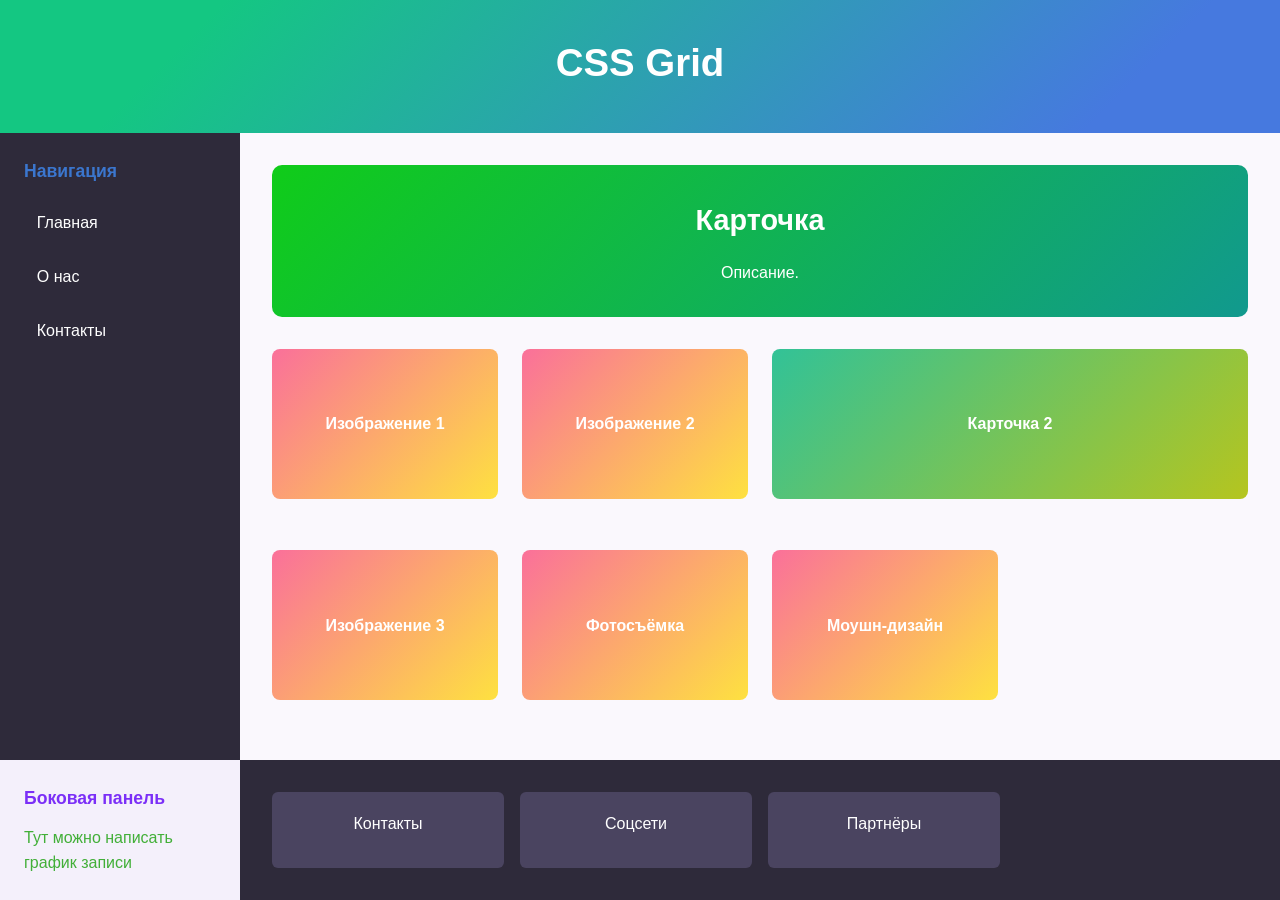
<file: CSS Grid/index.html>
<!DOCTYPE html>
<html lang="ru">
<head>
  <meta charset="UTF-8">
  <meta name="viewport" content="width=device-width, initial-scale=1.0">
  <title>CSS Grid
  </title>
  <link rel="stylesheet" href="reset.css">
  <link rel="stylesheet" href="styles.css">
</head>
<body>
  <div class="grid-container">

    <header class="header">
      <h1>CSS Grid</h1>
    </header>

    <nav class="navigation">
      <h2>Навигация</h2>
      <ul>
        <li><a href="#">Главная</a></li>
        <li><a href="#">О нас</a></li>
        <li><a href="#">Контакты</a></li>
      </ul>
    </nav>

    <main class="main-content">
      <article class="featured">
        <h2>Карточка</h2>
        <p>Описание.</p>
      </article>

      <section class="gallery">
        <div class="gallery-item">Изображение 1</div>
        <div class="gallery-item">Изображение 2</div>
        <div class="gallery-item">Карточка 2</div>
        <div class="gallery-item">Изображение 3</div>
        <div class="gallery-item">Фотосъёмка</div>
        <div class="gallery-item">Моушн-дизайн</div>
      </section>
    </main>

    <aside class="sidebar">
      <h2>Боковая панель</h2>
      <p>Тут можно написать график записи</p>
    </aside>

    <footer class="footer">
      <div class="footer-section">Контакты</div>
      <div class="footer-section">Соцсети</div>
      <div class="footer-section">Партнёры</div>
    </footer>

  </div>
</body>
</html>
</file>
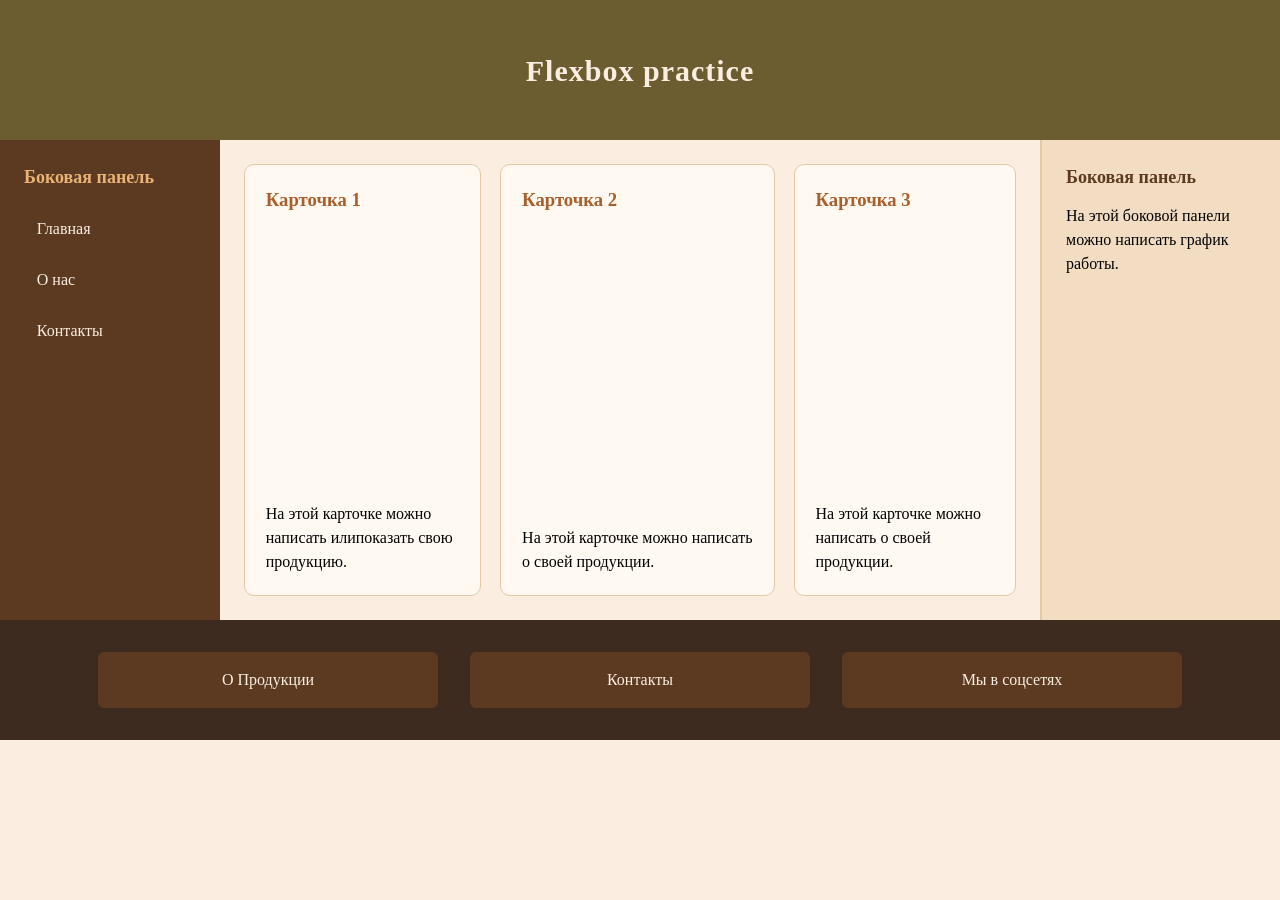
<file: flexbox practice/index.html>
<!DOCTYPE html>
<html lang="ru">
<head>
  <meta charset="UTF-8">
  <meta name="viewport" content="width=device-width, initial-scale=1.0">
  <title>Flexbox Layout</title>
  <link rel="stylesheet" href="reset.css">
  <link rel="stylesheet" href="styles.css">
</head>
<body>

  <header class="header">
    <h1>Flexbox practice</h1>
  </header>

  <main class="main">

    <nav class="navigation">
      <h2>Боковая панель</h2>
      <ul>
        <li><a href="#">Главная</a></li>
        <li><a href="#">О нас</a></li>
        <li><a href="#">Контакты</a></li>
      </ul>
    </nav>

    <section class="content">
      <article class="card">
        <h3>Карточка 2</h3>
        <p>На этой карточке можно написать о своей продукции.</p>
      </article>
      <article class="card">
        <h3>Карточка 1</h3>
        <p>На этой карточке можно написать илипоказать свою продукцию.</p>
      </article>
      <article class="card">
        <h3>Карточка 3</h3>
        <p>На этой карточке можно написать о своей продукции.</p>
      </article>
    </section>

    <aside class="sidebar">
      <h2>Боковая панель</h2>
      <p>На этой боковой панели можно написать график работы.</p>
    </aside>

  </main>

  <footer class="footer">
    <div class="footer-content">
      <div class="footer-section">О Продукции</div>
      <div class="footer-section">Контакты</div>
      <div class="footer-section">Мы в соцсетях</div>
    </div>
  </footer>

</body>
</html>
</file>
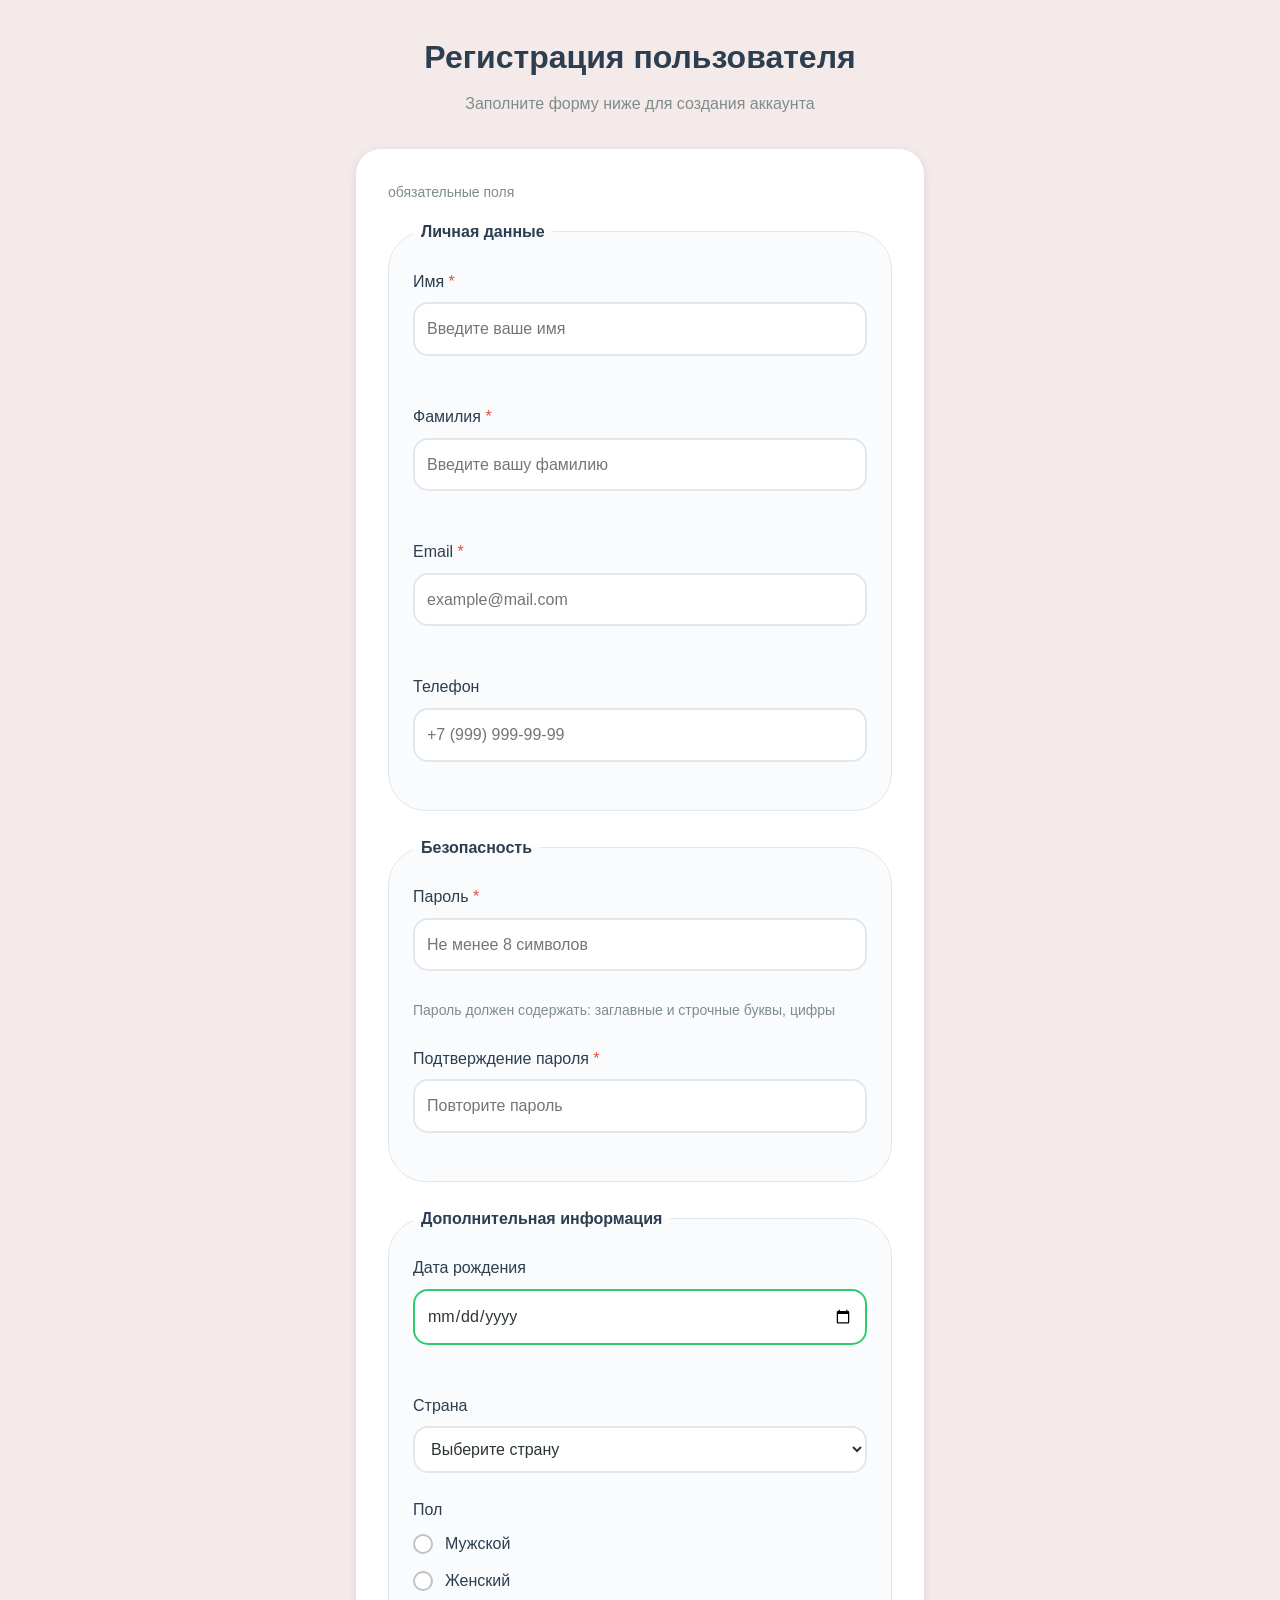
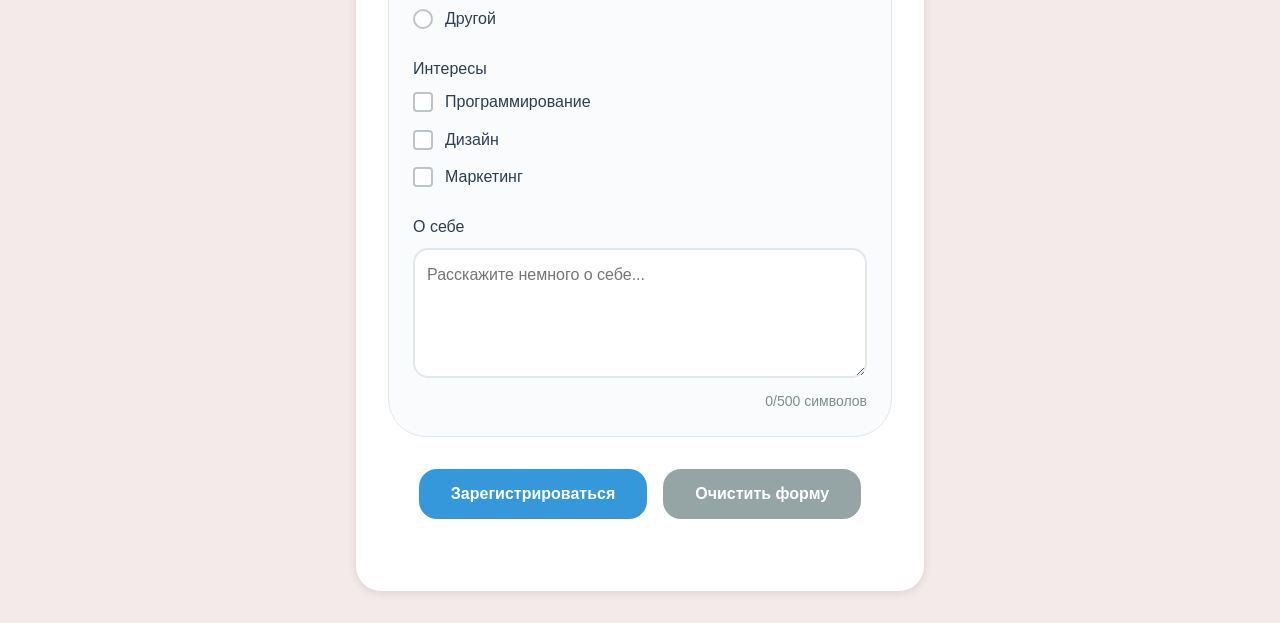
<file: forms_validation/index.html>
<!DOCTYPE html>
<html lang="ru">
<head>
  <meta charset="UTF-8">
  <meta name="viewport" content="width=device-width, initial-scale=1.0">
  <title>Вёрстка и валидация Формы</title>
  <link rel="stylesheet" href="reset.css">
  <link rel="stylesheet" href="styles.css">
</head>
<body>
  <div class="container">
    <header class="header">
      <h1>Регистрация пользователя</h1>
      <p>Заполните форму ниже для создания аккаунта</p>
    </header>

    <main class="main">
      <form class="registration-form" id="registrationForm" novalidate>
        <p class="form-hint">обязательные поля</p>

        <!-- Личная информация -->
        <fieldset class="form-section">
          <legend>Личная данные </legend>

          <div class="form-group">
            <label for="firstName" class="required">Имя</label>
            <input type="text" id="firstName" name="firstName" required
                   minlength="2" maxlength="50" autocomplete="given-name"
                   placeholder="Введите ваше имя" aria-describedby="firstNameError">
            <span class="error-message" id="firstNameError" aria-live="polite"></span>
          </div>

          <div class="form-group">
            <label for="lastName" class="required">Фамилия</label>
            <input type="text" id="lastName" name="lastName" required
                   minlength="2" maxlength="50" autocomplete="family-name"
                   placeholder="Введите вашу фамилию" aria-describedby="lastNameError">
            <span class="error-message" id="lastNameError" aria-live="polite"></span>
          </div>

          <div class="form-group">
            <label for="email" class="required">Email</label>
            <input type="email" id="email" name="email" required
                   autocomplete="email" placeholder="example@mail.com"
                   aria-describedby="emailError">
            <span class="error-message" id="emailError" aria-live="polite"></span>
          </div>

          <div class="form-group">
            <label for="phone">Телефон</label>
            <input type="tel" id="phone" name="phone" autocomplete="tel"
                   pattern="\+\d{1,3}\s?\(\d{1,5}\)\s?\d{1,3}-\d{2}-\d{2}"
                   placeholder="+7 (999) 999-99-99" aria-describedby="phoneError">
            <span class="error-message" id="phoneError" aria-live="polite"></span>
          </div>
        </fieldset>

        <!-- Безопасность -->
        <fieldset class="form-section">
          <legend>Безопасность</legend>

          <div class="form-group">
            <label for="password" class="required">Пароль</label>
            <input type="password" id="password" name="password" required
                   minlength="8" autocomplete="new-password"
                   pattern="(?=.*[a-z])(?=.*[A-Z])(?=.*\d).{8,}"
                   placeholder="Не менее 8 символов"
                   aria-describedby="passwordHint passwordError">
            <span class="error-message" id="passwordError" aria-live="polite"></span>
            <div class="password-requirements" id="passwordHint">
              Пароль должен содержать: заглавные и строчные буквы, цифры
            </div>
          </div>

          <div class="form-group">
            <label for="confirmPassword" class="required">Подтверждение пароля</label>
            <input type="password" id="confirmPassword" name="confirmPassword" required
                   autocomplete="new-password" placeholder="Повторите пароль"
                   aria-describedby="confirmPasswordError">
            <span class="error-message" id="confirmPasswordError" aria-live="polite"></span>
          </div>
        </fieldset>

        <!-- Дополнительная информация -->
        <fieldset class="form-section">
          <legend>Дополнительная информация</legend>

          <div class="form-group">
            <label for="birthDate">Дата рождения</label>
            <input type="date" id="birthDate" name="birthDate"
                   min="1900-01-01" max="2026-12-31" aria-describedby="birthDateError">
            <span class="error-message" id="birthDateError" aria-live="polite"></span>
          </div>

          <div class="form-group">
            <label for="country">Страна</label>
            <select id="country" name="country">
              <option value="">Выберите страну</option>
              <option value="ru">Россия</option>
              <option value="kz">Казахстан</option>
              <option value="by">Магадан</option>
              <option value="by">Бельгия</option>
              <option value="by">Швеция</option>
              <option value="other">Другая</option>
            </select>
          </div>

          <div class="form-group">
            <span class="group-label" id="genderLabel">Пол</span>
            <div class="radio-group" role="radiogroup" aria-labelledby="genderLabel">
              <label class="radio-label">
                <input type="radio" name="gender" value="male">
                <span class="radio-custom"></span>
                Мужской
              </label>
              <label class="radio-label">
                <input type="radio" name="gender" value="female">
                <span class="radio-custom"></span>
                Женский
              </label>
              <label class="radio-label">
                <input type="radio" name="gender" value="other">
                <span class="radio-custom"></span>
                Другой
              </label>
            </div>
          </div>

          <div class="form-group">
            <span class="group-label" id="interestsLabel">Интересы</span>
            <div class="checkbox-group" role="group" aria-labelledby="interestsLabel">
              <label class="checkbox-label">
                <input type="checkbox" name="interests" value="programming">
                <span class="checkbox-custom"></span>
                Программирование
              </label>
              <label class="checkbox-label">
                <input type="checkbox" name="interests" value="design">
                <span class="checkbox-custom"></span>
                Дизайн
              </label>
              <label class="checkbox-label">
                <input type="checkbox" name="interests" value="marketing">
                <span class="checkbox-custom"></span>
                Маркетинг
              </label>
            </div>
          </div>

          <div class="form-group">
            <label for="bio">О себе</label>
            <textarea id="bio" name="bio" rows="4" maxlength="500"
                      placeholder="Расскажите немного о себе..."></textarea>
            <div class="char-counter">
              <span id="charCount">0</span>/500 символов
            </div>
          </div>
        </fieldset>

          <div class="form-actions">
            <button type="submit" class="btn btn-primary">Зарегистрироваться</button>
            <button type="reset" class="btn btn-secondary">Очистить форму</button>
          </div>

          <p class="form-status" id="formStatus" role="status" aria-live="polite"></p>
        </div>
      </form>
    </main>
  <script src="script.js"></script>
</body>
</html>
</file>
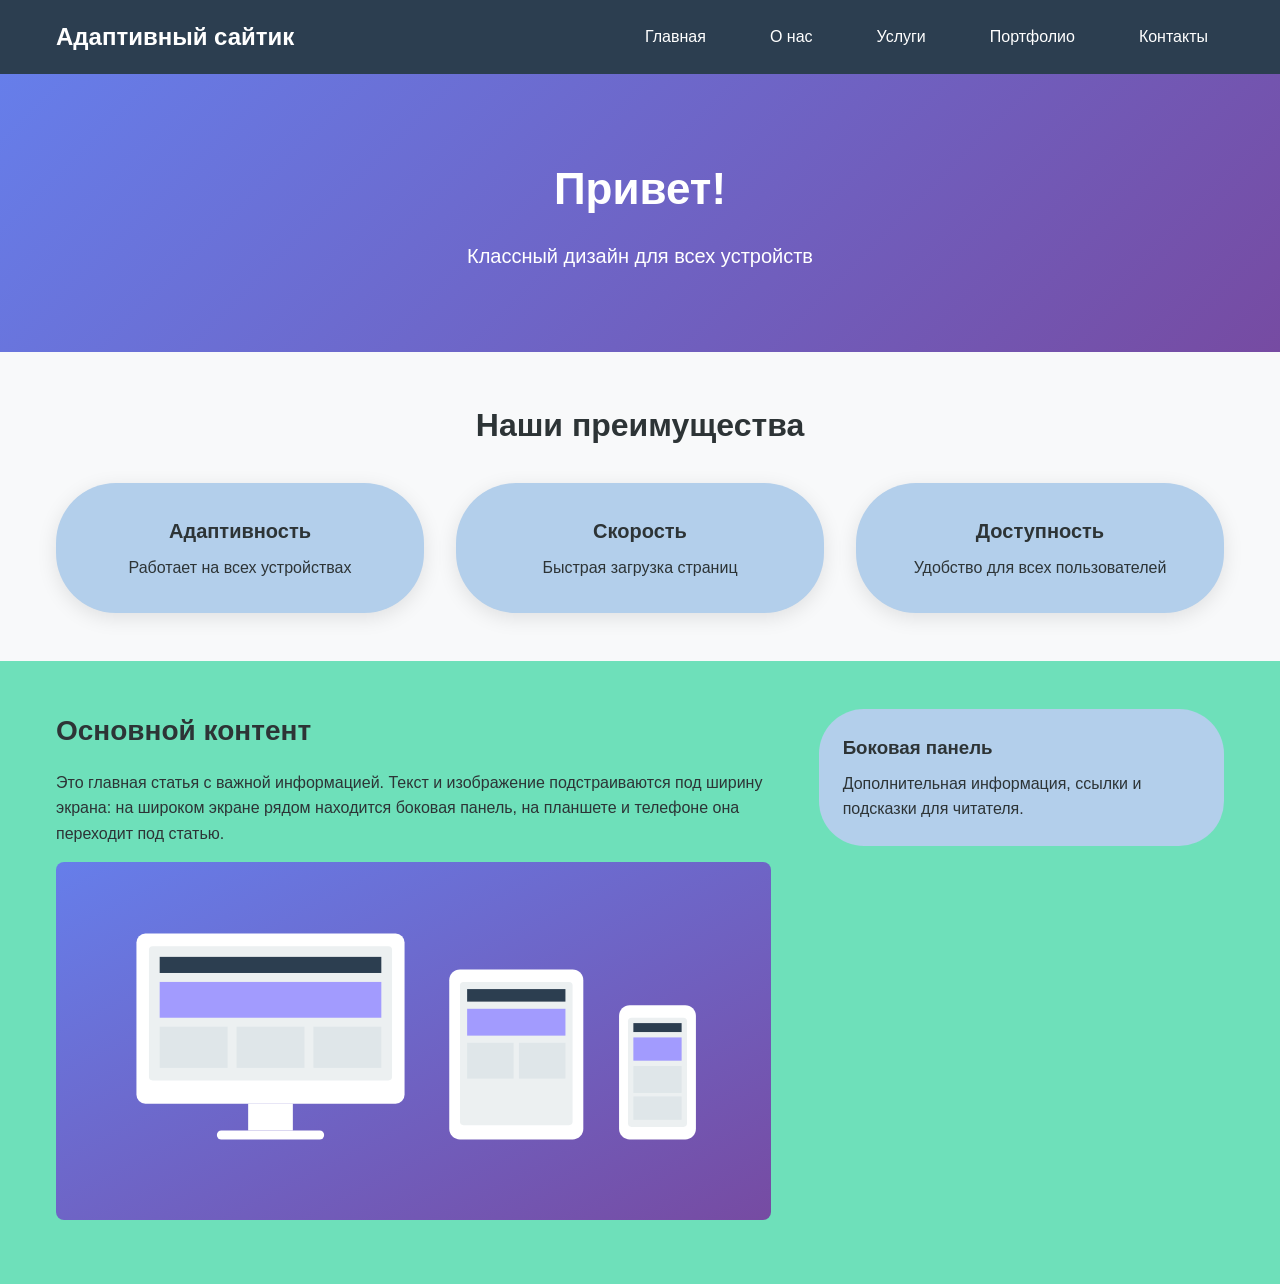
<file: responsive_design/index.html>
<!DOCTYPE html>
<html lang="ru">
<head>
  <meta charset="UTF-8">
  <meta name="viewport" content="width=device-width, initial-scale=1.0">
  <title>Адаптивный сайтик</title>
  <link rel="stylesheet" href="reset.css">
  <link rel="stylesheet" href="styles.css">
</head>
<body>
  <header class="header">
    <div class="container">
      <h1 class="logo">Адаптивный сайтик</h1>
      <nav class="nav" aria-label="Главное меню">
        <button class="nav-toggle" type="button" aria-label="Открыть меню" aria-expanded="false" aria-controls="nav-menu">&#9776;</button>
        <ul class="nav-menu" id="nav-menu">
          <li><a href="#">Главная</a></li>
          <li><a href="#features">О нас</a></li>
          <li><a href="#content">Услуги</a></li>
          <li><a href="#content">Портфолио</a></li>
          <li><a href="#footer">Контакты</a></li>
        </ul>
      </nav>
    </div>
  </header>

  <main class="main">
    <section class="hero">
      <div class="container">
        <h2>Привет!</h2>
        <p>Классный дизайн для всех устройств</p>
      </div>
    </section>

    <section class="features" id="features">
      <div class="container">
        <h2>Наши преимущества</h2>
        <div class="features-grid">
          <div class="feature-card">
            <h3>Адаптивность</h3>
            <p>Работает на всех устройствах</p>
          </div>
          <div class="feature-card">
            <h3>Скорость</h3>
            <p>Быстрая загрузка страниц</p>
          </div>
          <div class="feature-card">
            <h3>Доступность</h3>
            <p>Удобство для всех пользователей</p>
          </div>
        </div>
      </div>
    </section>

    <section class="content" id="content">
      <div class="container">
        <article class="main-content">
          <h2>Основной контент</h2>
          <p>Это главная статья с важной информацией. Текст и изображение подстраиваются под ширину экрана: на широком экране рядом находится боковая панель, на планшете и телефоне она переходит под статью.</p>
          <img src="images/article.svg" alt="Пример изображения: один макет на мониторе, планшете и телефоне" class="responsive-img" width="800" height="400">
        </article>
        <aside class="sidebar">
          <h3>Боковая панель</h3>
          <p>Дополнительная информация, ссылки и подсказки для читателя.</p>
        </aside>
      </div>
    </section>
  </main>

  <script src="script.js"></script>
</body>
</html>
</file>
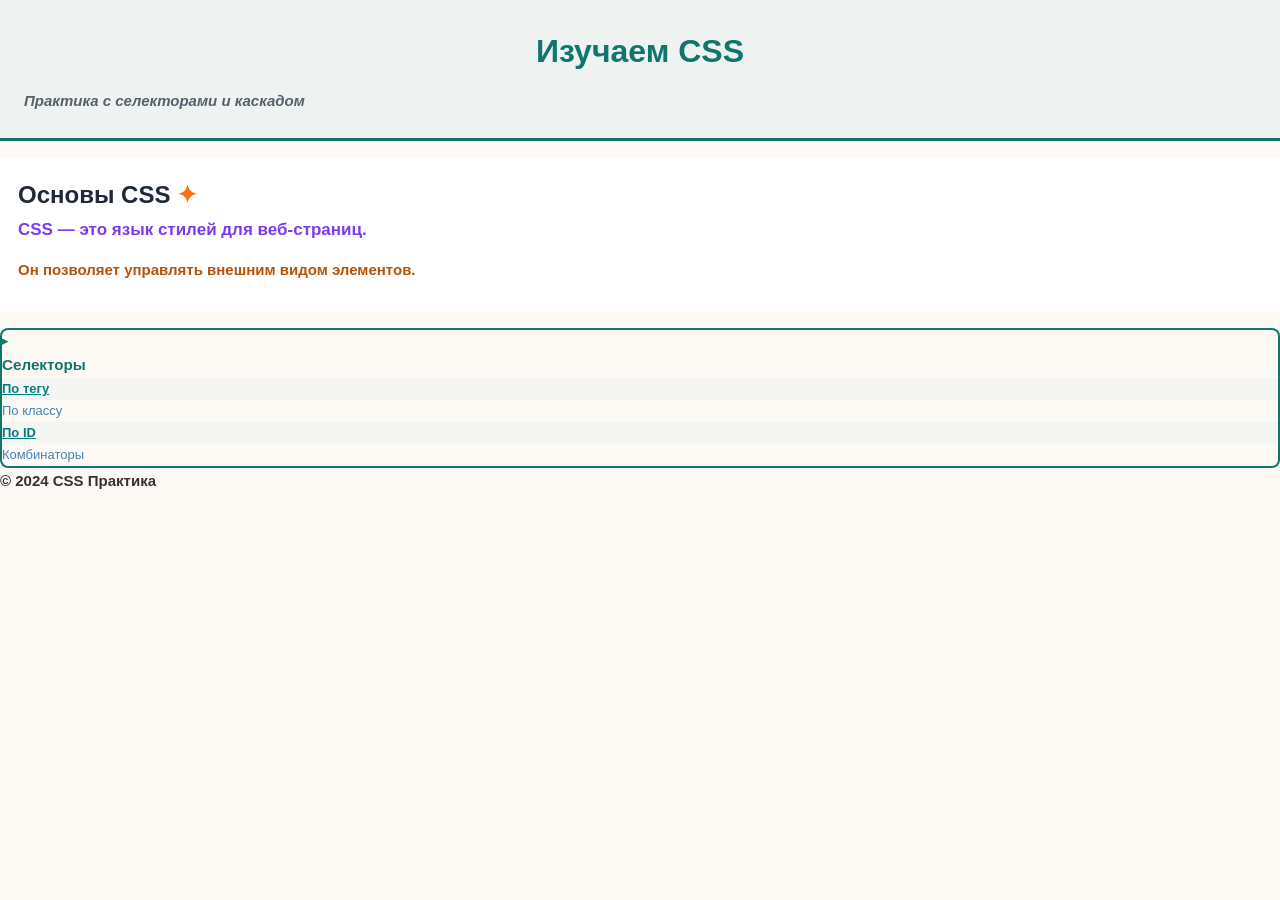
<file: Применение CSS/index.html>
<!DOCTYPE html>
<html lang="ru">
<head>
    <meta charset="UTF-8">
    <meta name="viewport" content="width=device-width, initial-scale=1.0">
    <title>CSS: Селекторы и каскад</title>
    <link rel="stylesheet" href="reset.css">
    <link rel="stylesheet" href="styles.css">
</head>
<body>
    <header class="main-header">
        <h1 id="site-title">Изучаем CSS</h1>
        <p class="subtitle">Практика с селекторами и каскадом</p>
    </header>

    <main class="content">
        <article class="post featured-post">
            <h2>Основы CSS</h2>
            <p class="intro">CSS — это язык стилей для веб-страниц.</p>
            <p>Он позволяет управлять внешним видом элементов.</p>
        </article>

        <section class="examples">
            <div class="card">
                <h3>Селекторы</h3>
                <ul>
                    <li class="important">По тегу</li>
                    <li>По классу</li>
                    <li class="important">По ID</li>
                    <li>Комбинаторы</li>
                </ul>
            </div>
        </section>
    </main>

    <footer class="main-footer">
        <p>&copy; 2024 CSS Практика</p>
    </footer>
</body>
</html>
</file>
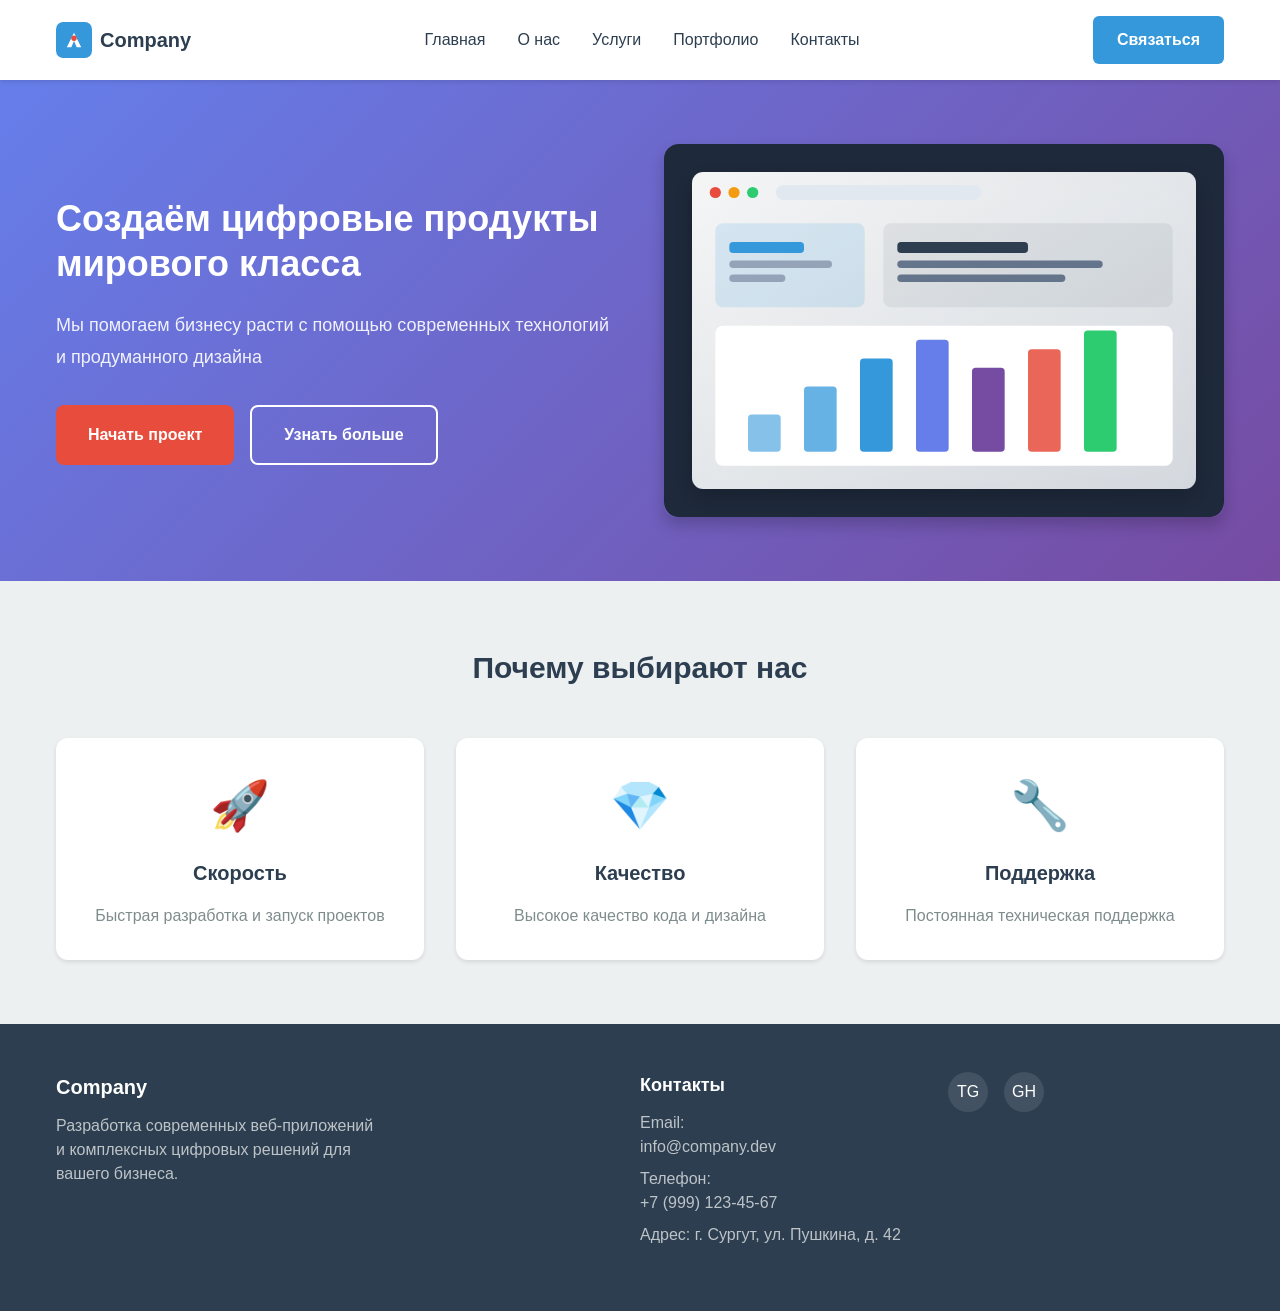
<file: Работа с макетом в графическом редакторе/index.html>
<!DOCTYPE html>
<html lang="ru">
<head>
  <meta charset="UTF-8">
  <meta name="viewport" content="width=device-width, initial-scale=1.0">
  <title>Верстка по макету | Практическая работа №8</title>
  <link rel="stylesheet" href="styles/reset.css">
  <link rel="stylesheet" href="styles/variables.css">
  <link rel="stylesheet" href="styles/main.css">
</head>
<body>

  <!-- Шапка сайта -->
  <header class="header">
    <div class="container">
      <a href="#" class="logo">
        <img src="images/logo.svg" alt="Логотип" class="logo-img">
        <span class="logo-text">Company</span>
      </a>

      <nav class="nav">
        <ul class="nav-list">
          <li><a href="#home" class="nav-link">Главная</a></li>
          <li><a href="#about" class="nav-link">О нас</a></li>
          <li><a href="#services" class="nav-link">Услуги</a></li>
          <li><a href="#portfolio" class="nav-link">Портфолио</a></li>
          <li><a href="#contact" class="nav-link">Контакты</a></li>
        </ul>
      </nav>

      <button class="cta-button" onclick="alert('Форма обратной связи')">Связаться</button>
    </div>
  </header>

  <!-- Hero-секция -->
  <section class="hero" id="home">
    <div class="container">
      <div class="hero-content">
        <h1 class="hero-title">Создаём цифровые продукты мирового класса</h1>
        <p class="hero-description">
          Мы помогаем бизнесу расти с помощью современных технологий
          и продуманного дизайна
        </p>
        <div class="hero-actions">
          <button class="btn btn-primary">Начать проект</button>
          <button class="btn btn-secondary">Узнать больше</button>
        </div>
      </div>
      <div class="hero-visual">
        <img src="images/hero-visual.svg" alt="Hero изображение" class="hero-image">
      </div>
    </div>
  </section>

  <!-- Секция преимуществ -->
  <section class="features" id="services">
    <div class="container">
      <h2 class="section-title">Почему выбирают нас</h2>
      <div class="features-grid">
        <div class="feature-card">
          <div class="feature-icon">🚀  </div>
          <h3 class="feature-title">Скорость</h3>
          <p class="feature-description">
            Быстрая разработка и запуск проектов
          </p>
        </div>

        <div class="feature-card">
          <div class="feature-icon">💎</div>
          <h3 class="feature-title">Качество</h3>
          <p class="feature-description">
            Высокое качество кода и дизайна
          </p>
        </div>

        <div class="feature-card">
          <div class="feature-icon">🔧</div>
          <h3 class="feature-title">Поддержка</h3>
          <p class="feature-description">
            Постоянная техническая поддержка
          </p>
        </div>
      </div>
    </div>
  </section>

  <!-- Футер -->
  <footer class="footer" id="contact">
    <div class="container">
      <div class="footer-content">
        <div class="footer-brand">
          <h4>Company</h4>
          <p>Разработка современных веб-приложений и комплексных цифровых решений для вашего бизнеса.</p>
        </div>
        <div class="footer-contacts">
          <h4>Контакты</h4>
          <p>Email: <a href="mailto:info@company.dev">info@company.dev</a></p>
          <p>Телефон: <a href="tel:+79991234567">+7 (999) 123-45-67</a></p>
          <p>Адрес: г. Сургут, ул. Пушкина, д. 42</p>
        </div>
       <div class="social-links">
  <a href="https://t.me/nelmozik26" target="_blank" rel="noopener noreferrer" aria-label="Telegram">TG</a>
  <a href="https://github.com/Nelmozik" target="_blank" rel="noopener noreferrer" aria-label="GitHub">GH</a>
</div>
          </div>
        </div>
      </div>
</body>
</html>
</file>
<file: CSS Grid/styles.css>
body {
  background-color: #faf8fd;
}


.header {
  background: linear-gradient(135deg, #14c782 16%, #4679df 86%);
  color: white;
  padding: 2rem;
  text-align: center;
}

.header h1 {
  font-size: 2.4rem;
  margin-bottom: 0.5rem;
}

.navigation {
  background-color: #2e2a3a;
  color: white;
  padding: 1.5rem;
}

.navigation h2 {
  margin-bottom: 1rem;
  font-size: 1.1rem;
  color: #3b76ce;
}

.navigation ul {
  list-style: none;
  display: flex;
  flex-direction: column;
  gap: 0.8rem;
}

.navigation a {
  display: block;
  color: white;
  text-decoration: none;
  padding: 0.5rem 0.8rem;
  border-radius: 4px;
  transition: background-color 0.3s;
}

.navigation a:hover {
  background-color: #4a4460;
}


.grid-container {
  display: grid;
  grid-template:
    "header header" auto
    "nav    main"   1fr
    "sidebar footer" auto
    / 240px 1fr;
  min-height: 100vh;
}

.header {
  grid-area: header;
}

.navigation {
  grid-area: nav;
}

.main-content {
  grid-area: main;
}

.sidebar {
  grid-area: sidebar;
}

.footer {
  grid-area: footer;
}

.main-content {
  display: grid;
  grid-template-rows: auto 1fr;
  gap: 2rem;
  padding: 2rem;
}

.featured {
  background: linear-gradient(135deg, #10cc19 0%, #11998e 100%);
  color: white;
  padding: 2rem;
  border-radius: 10px;
  text-align: center;
}

.featured h2 {
  font-size: 1.8rem;
  margin-bottom: 1rem;
}

.gallery {
  display: grid;
  grid-template-columns: repeat(auto-fill, minmax(220px, 1fr));
  gap: 1.5rem;
  grid-auto-rows: minmax(150px, auto);
  grid-auto-flow: row dense;
}

.gallery-item {
  background: linear-gradient(135deg, #fa709a 0%, #fee140 100%);
  color: white;
  padding: 2rem;
  border-radius: 8px;
  font-weight: bold;
  min-height: 150px;
}

/* Ручное позиционирование через номера grid-линий и объединение ячеек */
.gallery-item:nth-child(1) {
  grid-area: 1 / 1 / 2 / 2;
}

.gallery-item:nth-child(2) {
  grid-area: 1 / 2 / 2 / 3;
}

.gallery-item:nth-child(3) {
  grid-column: span 2;
  background: linear-gradient(135deg, #32c297 0%, #b5c51f 100%);
}
/*Выравнивание и промежутки */
.gallery {
  align-items: start;
  justify-items: stretch;
}

.gallery-item {
  display: flex;
  align-items: center;
  justify-content: center;
}

.sidebar {
  background-color: #f4f0fb;
  padding: 1.5rem;
}

.sidebar h2 {
  margin-bottom: 0.8rem;
  color: #7b2ff7;
  font-size: 1.1rem;
}

/*  Четыре равные колонки, которые схлопываются в две  на маленьких экранах (см. медиа-запрос ниже).*/
.footer {
  display: grid;
  grid-template-columns: repeat(4, 1fr);
  gap: 1rem;
  background-color: #2e2a3a;
  color: white;
  padding: 2rem;
}

.footer-section {
  background-color: #4a4460;
  padding: 1.2rem;
  border-radius: 6px;
  text-align: center;
}

/* Задача 4.3: Адаптивный дизайн с Grid */

@media (max-width: 1024px) {
  .grid-container {
    grid-template:
      "header" auto
      "nav" auto
      "main" 1fr
      "sidebar" auto
      "footer" auto
      / 1fr;
  }

  .navigation ul {
    flex-direction: row;
    flex-wrap: wrap;
    justify-content: center;
    gap: 0.5rem;
  }

  .gallery {
    grid-template-columns: repeat(auto-fit, minmax(180px, 1fr));
  }

  .footer {
    grid-template-columns: repeat(2, 1fr);
  }
}
</file>
<file: flexbox practice/styles.css>
body {
  background-color: #fbeee0;
}

.header {
  display: flex;
  justify-content: center;
  align-items: center;
  height: 140px;
  background-color: #6b5d30;
  color: #fbeee0;
}

.header h1 {
  font-size: 30px;
  letter-spacing: 1px;
}

.main {
  display: flex;
  min-height: 480px;
}

/* --- Боковая навигация (.navigation), Задача 3.1 --- */
.navigation {
  flex: 0 0 220px;
  background-color: #5c3a21;
  color: #fbeee0;
  padding: 1.5rem;
}

.navigation h2 {
  margin-bottom: 1rem;
  color: #e8b374;
  font-size: 18px;
}

.navigation ul {
  display: flex;
  flex-direction: column;
  list-style: none;
  background-color: transparent;
  gap: 0.5rem;
}

.navigation li {
  flex: 1;
  text-align: left;
}

.navigation a {
  display: block;
  color: #fbeee0;
  text-decoration: none;
  padding: 0.6rem 0.8rem;
  border-radius: 6px;
  transition: background-color 0.3s;
}

.navigation a:hover {
  background-color: #a85f2b;
}

.content {
  flex: 1;
  display: flex;
  flex-wrap: wrap;
  gap: 1.2rem;
  padding: 1.5rem;
  background-color: #fbeee0;
  align-items: stretch; /* Задача 4.1: по умолчанию, растягивает карточки по высоте */
}

.card {
  flex: 1 1 200px;
  background-color: #fff9f2;
  padding: 1.3rem;
  border-radius: 10px;
  border: 1px solid #e3c9a8;
  display: flex;
  flex-direction: column;
  justify-content: space-between; /* Задача 4.1: заголовок и текст разнесены по краям */
}

.card h3 {
  margin-bottom: 0.6rem;
  color: #a85f2b;
}

/* ==========================================================
   Задача 3.1: Боковая панель (.sidebar)
   ========================================================== */

.sidebar {
  flex: 0 0 240px;
  background-color: #f3ddc2;
  padding: 1.5rem;
  border-left: 2px solid #e3c9a8;
}

.sidebar h2 {
  margin-bottom: 0.8rem;
  color: #5c3a21;
  font-size: 18px;
}

/* ==========================================================
   Задача 3.2: Футер с равными колонками
   ========================================================== */

.footer {
  background-color: #3d2b1f;
  color: #fbeee0;
  padding: 2rem 1rem;
}

.footer-content {
  display: flex;
  justify-content: space-between;
  max-width: 1100px;
  margin: 0 auto;
  gap: 1rem;
}

.footer-section {
  flex: 1;
  text-align: center;
  padding: 1rem;
  background-color: #5c3a21;
  margin: 0 0.5rem;
  border-radius: 6px;
}

.card:nth-child(1) {
  order: 2;
}

.card:nth-child(2) {
  order: 1;
}

.card:nth-child(3) {
  order: 3;
}

.card:first-child {
  flex-grow: 2;
}

.card:last-child {
  flex-grow: 0.6;
}

@media (max-width: 768px) {
  .main {
    flex-direction: column;
  }

  .navigation {
    flex: 0 0 auto;
  }

  .navigation ul {
    flex-direction: row;
    flex-wrap: wrap;
  }

  .sidebar {
    flex: 0 0 auto;
    border-left: none;
    border-top: 2px solid #e3c9a8;
  }

  .content {
    flex-direction: column;
  }

  .footer-content {
    flex-direction: column;
    gap: 1rem;
  }

  .footer-section {
    margin: 0;
  }
}
</file>
<file: forms_validation/styles.css>
/* шапка */
body {
  background-color: #f5eaea;
}

.container {
  max-width: 600px;
  margin: 0 auto;
  padding: 2rem 1rem;
}

.header {
  text-align: center;
  margin-bottom: 2rem;
}

.header h1 {
  color: #2c3e50;
  margin-bottom: 0.5rem;
}

.header p {
  color: #7f8c8d;
}

.footer {
  margin-top: 2rem;
  text-align: center;
  color: #7f8c8d;
  font-size: 0.875rem;
}

/* Стили формы */
.registration-form {
  background: #fff;
  padding: 2rem;
  border-radius: 25px;
  box-shadow: 0 2px 10px rgba(0, 0, 0, 0.1);
}

.form-hint {
  margin-bottom: 1rem;
  color: #7f8c8d;
  font-size: 0.875rem;
}

.req-mark {
  color: #e74c3c;
}

.form-section {
  border: 1px solid #e1e8ed;
  border-radius: 38px;
  padding: 1.5rem;
  margin-bottom: 1.5rem;
  background: #fafbfc;
}

.form-section legend {
  font-weight: 600;
  color: #2c3e50;
  padding: 0 0.5rem;
}

/*  Группы полей */
.form-group {
  margin-bottom: 1.5rem;
  position: relative;
}

.form-group:last-child {
  margin-bottom: 0;
}

.form-group label,
.group-label {
  display: block;
  margin-bottom: 0.5rem;
  font-weight: 500;
  color: #2c3e50;
}

.form-group label.required::after {
  content: " *";
  color: #e74c3c;
}

/*  Поля ввода */
.form-group input:not([type="radio"]):not([type="checkbox"]),
.form-group select,
.form-group textarea {
  width: 100%;
  padding: 0.75rem;
  border: 2px solid #e1e8ed;
  border-radius: 15px;
  font-size: 1rem;
  transition: all 0.3s ease;
  background: #fff;
}

.form-group textarea {
  resize: vertical;
}

.form-group input:focus,
.form-group select:focus,
.form-group textarea:focus {
  outline: none;
  border-color: #3498db;
  box-shadow: 0 0 0 3px rgba(52, 152, 219, 0.15);
}

/* Состояния валидности (CSS-псевдоклассы) */
.form-group input:invalid:not(:focus):not(:placeholder-shown) {
  border-color: #e74c3c;
}

.form-group input:valid:not(:focus):not(:placeholder-shown) {
  border-color: #2ecc71;
}

/*Сообщения об ошибках  */
.error-message {
  display: block;
  color: #eb1c05;
  font-size: 0.875rem;
  margin-top: 0.25rem;
  min-height: 1.25rem;
}

/*  Radio и checkbox */
.radio-group,
.checkbox-group {
  display: flex;
  flex-direction: column;
  gap: 0.75rem;
}

.radio-label,
.checkbox-label {
  display: flex !important;
  align-items: center;
  gap: 0.75rem;
  cursor: pointer;
  font-weight: normal !important;
  margin-bottom: 0 !important;
  position: relative;
}

/* Нативный input скрываем визуально, но оставляем доступным с клавиатуры */
.radio-label input,
.checkbox-label input {
  position: absolute;
  opacity: 0;
  width: 1px;
  height: 1px;
}

.radio-custom,
.checkbox-custom {
  flex: 0 0 20px;
  width: 20px;
  height: 20px;
  border: 2px solid #bdc3c7;
  border-radius: 50%;
  display: inline-block;
  position: relative;
  transition: all 0.3s ease;
  background: #fff;
}

.checkbox-custom {
  border-radius: 4px;
}

.radio-label input:focus-visible + .radio-custom,
.checkbox-label input:focus-visible + .checkbox-custom {
  box-shadow: 0 0 0 3px rgba(52, 152, 219, 0.3);
}

.radio-label input:checked + .radio-custom {
  border-color: #3498db;
  background: #3498db;
}

.radio-label input:checked + .radio-custom::after {
  content: "";
  width: 8px;
  height: 8px;
  background: #fff;
  border-radius: 50%;
  position: absolute;
  top: 50%;
  left: 50%;
  transform: translate(-50%, -50%);
}

.checkbox-label input:checked + .checkbox-custom {
  border-color: #3498db;
  background: #3498db;
}

.checkbox-label input:checked + .checkbox-custom::after {
  content: "✓";
  color: #fff;
  font-size: 14px;
  position: absolute;
  top: 50%;
  left: 50%;
  transform: translate(-50%, -50%);
}

.checkbox-label a {
  color: #2980b9;
  text-decoration: underline;
}

/*  Кнопки */
.form-actions {
  display: flex;
  gap: 1rem;
  justify-content: center;
  margin-top: 2rem;
}

.btn {
  padding: 0.75rem 2rem;
  border: none;
  border-radius: 18px;
  font-size: 1rem;
  font-weight: 600;
  cursor: pointer;
  transition: all 0.3s ease;
}

.btn:focus-visible {
  outline: 3px solid rgba(52, 152, 219, 0.5);
  outline-offset: 2px;
}

.btn-primary {
  background: #3498db;
  color: #fff;
}

.btn-primary:hover {
  background: #2980b9;
  transform: translateY(-1px);
}

.btn-secondary {
  background: #95a5a6;
  color: #fff;
}

.btn-secondary:hover {
  background: #7f8c8d;
}

/* Дополнительные элементы */
.password-requirements {
  font-size: 0.875rem;
  color: #7f8c8d;
  margin-top: 0.25rem;
}

.char-counter {
  text-align: right;
  font-size: 0.875rem;
  color: #7f8c8d;
  margin-top: 0.25rem;
}

.form-status {
  margin-top: 1rem;
  text-align: center;
  font-weight: 600;
  min-height: 1.5rem;
}

.form-status.success {
  color: #27ae60;
}

.form-status.fail {
  color: #c0392b;
}

/*  Состояния ошибок (добавляются из JavaScript)  */
.form-group input.error,
.form-group select.error,
.form-group textarea.error {
  border-color: #e74c3c;
  background-color: #fdf2f2;
}

.form-group input.error:not(:focus):not(:placeholder-shown) {
  border-color: #e74c3c; /* перекрывает зелёную рамку :valid, если JS нашёл ошибку */
}

.form-group input.error:focus,
.form-group select.error:focus,
.form-group textarea.error:focus {
  box-shadow: 0 0 0 3px rgba(231, 76, 60, 0.15);
}

/* ===== Анимация ===== */
@keyframes shake {
  0%, 100% { transform: translateX(0); }
  25% { transform: translateX(-5px); }
  75% { transform: translateX(5px); }
}

.form-group input.error {
  animation: shake 0.3s ease-in-out;
}

@media (prefers-reduced-motion: reduce) {
  .form-group input.error {
    animation: none;
  }
  .btn,
  .btn-primary:hover {
    transition: none;
    transform: none;
  }
}

/*  Адаптивность  */
@media (max-width: 768px) {
  .container {
    padding: 1rem;
  }

  .registration-form {
    padding: 1rem;
  }

  .form-section {
    padding: 1rem;
  }

  .form-actions {
    flex-direction: column;
  }

  .btn {
    width: 100%;
  }

  .radio-group,
  .checkbox-group {
    gap: 0.5rem;
  }
}
</file>
<file: responsive_design/styles.css>
/*Базовые стили */
html {
  font-size: 16px;
}

body {
  background: rgb(110, 224, 186);
}

/* Адаптивный контейнер */
.container {
  width: 100%;
  max-width: 1200px;
  margin: 0 auto;
  padding: 0 1rem;
}

/*  Шапка */
.header {
  background-color: #2c3e50;
  color: #fff;
  padding: 1rem 0;
  position: sticky;
  top: 0;
  z-index: 100;
}

.header .container {
  display: flex;
  justify-content: space-between;
  align-items: center;
}

.logo {
  font-size: 1.5rem;
  font-weight: bold;
}

/* Навигация для десктопа */
.nav-menu {
  display: flex;
  gap: 2rem;
}

.nav-menu a {
  display: inline-block;
  padding: 0.5rem 1rem;
  border-radius: 4px;
  transition: background-color 0.3s;
}

.nav-menu a:hover,
.nav-menu a:focus-visible {
  background-color: #34495e;
}

/* Кнопка меню на десктопе скрыта */
.nav-toggle {
  display: none;
  background: none;
  border: none;
  color: #fff;
  font-size: 1.5rem;
  line-height: 1;
  padding: 0.25rem 0.5rem;
}

/* Hero */
.hero {
  background: linear-gradient(135deg, #667eea 0%, #764ba2 100%);
  color: #fff;
  padding: 5rem 0;
  text-align: center;
}

.hero h2 {
  font-size: clamp(1.75rem, 5vw, 2.75rem);
  margin-bottom: 1rem;
}

.hero p {
  font-size: clamp(1rem, 2.5vw, 1.25rem);
}

/*  Сетка преимуществ */
.features {
  padding: 3rem 0;
  background-color: #f8f9fa;
}

.features h2 {
  text-align: center;
  margin-bottom: 2rem;
  font-size: clamp(1.5rem, 4vw, 2rem);
}

.features-grid {
  display: grid;
  grid-template-columns: repeat(3, 1fr);
  gap: 2rem;
}

.feature-card {
  background: #b3cfeb;
  padding: 2rem;
  border-radius: 60px;
  box-shadow: 0 5px 20px rgba(0, 0, 0, 0.1);
  text-align: center;
}

.feature-card h3 {
  font-size: 1.25rem;
  margin-bottom: 0.5rem;
}

/*  Основной контент  */
.content {
  padding: 3rem 0;
}

.content .container {
  display: flex;
  gap: 3rem;
}

.main-content {
  flex: 2;
  min-width: 0;
}

.main-content h2 {
  font-size: clamp(1.4rem, 3.5vw, 1.75rem);
  margin-bottom: 1rem;
}

.sidebar {
  flex: 1;
  background-color: #b3cfeb;
  padding: 1.5rem;
  border-radius: 45px;
  align-self: flex-start;
}

.sidebar h3 {
  margin-bottom: 0.5rem;
}

/* Адаптивные изображения */
.responsive-img {
  width: 100%;
  height: auto;
  border-radius: 8px;
  margin: 1rem 0;
}

/* Футер  */
.footer {
  background-color: #2c3e50;
  color: #fff;
  padding: 2rem 0;
  text-align: center;
}

/* Утилитарные классы для отступов */
.mb-1 { margin-bottom: 1rem; }
.mb-2 { margin-bottom: 2rem; }
.mt-1 { margin-top: 1rem; }
.mt-2 { margin-top: 2rem; }

/*  Планшеты (до 1024px) */
@media (max-width: 1024px) {
  .container {
    max-width: 96%;
  }

  .features-grid {
    grid-template-columns: repeat(2, 1fr);
  }

  .content .container {
    flex-direction: column;
    gap: 2rem;
  }

  .sidebar {
    align-self: stretch;
  }
}

/* Мобильные устройства (до 768px) */
@media (max-width: 768px) {
  html {
    font-size: 15px;
  }

  .nav-toggle {
    display: block;
  }

  .nav-menu {
    display: none;
    position: absolute;
    top: 100%;
    left: 0;
    right: 0;
    background-color: #2c3e50;
    flex-direction: column;
    padding: 1rem;
    gap: 0;
  }

  .nav-menu.active {
    display: flex;
  }

  .nav-menu li {
    width: 100%;
  }

  .nav-menu a {
    display: block;
    padding: 1rem;
    border-bottom: 1px solid #34495e;
  }

  .hero {
    padding: 3rem 0;
  }
}

/*  Маленькие мобильные (до 480px) */
@media (max-width: 480px) {
  html {
    font-size: 14px;
  }

  .container {
    padding: 0 0.5rem;
  }

  .logo {
    font-size: 1.2rem;
  }

  .features-grid {
    grid-template-columns: 1fr;
    gap: 1rem;
  }

  .feature-card {
    padding: 1rem;
  }
}
</file>
<file: Применение CSS/styles.css>
/* ===== CSS-переменные (custom properties) ===== */
:root {
    --color-primary: #0f766e;
    --color-accent: #f97316;
    --color-text: #1f2937;
    --color-bg: #fdfaf6;
    --font-base: Verdana, Geneva, sans-serif;
}

/* ===== Часть 2.1: Базовые селекторы ===== */

/* Селектор по тегу */
body {
    font-family: var(--font-base);
    line-height: 1.7;
    color: var(--color-text);
    background-color: var(--color-bg);
}

h1 {
    color: var(--color-primary);
}

/* Селектор по классу */
.main-header {
    background-color: #eef2f1;
    padding: 24px;
    border-bottom: 3px solid var(--color-primary);
}

.subtitle {
    font-style: italic;
    color: #55606b;
}

/* Селектор по ID */
#site-title {
    text-align: center;
    margin-bottom: 10px;
}

/* ===== Часть 2.2: Комбинированные селекторы ===== */

/* Дочерний селектор */
.content > article {
    background-color: #ffffff;
    padding: 18px;
    margin: 16px 0;
}

/* Селектор потомков */
.post p {
    margin-bottom: 12px;
}

/* Соседний селектор */
h2 + p {
    font-weight: bold;
    font-size: 1.05em;
}

/* Селектор атрибутов / класс карточки */
.card {
    border: 2px solid currentColor;
    padding: 16px;
    border-radius: 8px;
    color: var(--color-primary);
}

/* ===== Часть 3.1: Демонстрация каскада ===== */

/* Базовый стиль для всех параграфов */
p {
    color: #333333;
    font-size: 15px;
}

/* Более специфичный селектор */
.post p {
    color: #0f766e;
}

/* Ещё более специфичный */
.featured-post p {
    color: #b45309;
}

/* Самый специфичный */
.featured-post .intro {
    color: #7c3aed;
    font-size: 17px;
}

/* ===== Часть 3.2: Изучение специфичности =====
   .important          -> специфичность 0,1,0
   li.important         -> специфичность 0,1,1
   ul li                -> специфичность 0,0,2
   !important            -> переопределяет каскад независимо от специфичности
*/

.important {
    color: crimson;
    font-weight: bold;
}

li.important {
    color: darkorange;
    text-decoration: underline;
}

ul li {
    color: steelblue;
}

.important {
    color: teal !important;
}

/* ===== Часть 4.1: Наследуемые свойства ===== */

/* Наследуется дочерними элементами */
body {
    font-family: var(--font-base);
    line-height: 1.7;
    color: var(--color-text);
}

/* Не наследуется по умолчанию (нужно явно указать) */
.card {
    border: 2px solid currentColor;
    padding: inherit;
}

/* Наследование шрифтов */
.examples {
    font-size: 13px;
    font-weight: normal;
}

/* ===== Часть 4.2: Псевдоклассы и псевдоэлементы ===== */

li:hover {
    background-color: #fef3c7;
    cursor: pointer;
}

li:nth-child(odd) {
    background-color: #f5f5f4;
}

.main-header:hover {
    background-color: #e2e8f0;
    transition: background-color 0.3s;
}

p::first-line {
    font-weight: bold;
}

.post h2::after {
    content: " ✦";
    color: var(--color-accent);
}

.card::before {
    content: "▸ ";
    color: var(--color-primary);
}

/* ===== Часть 6: Задание на дополнительную оценку ===== */

/* Медиа-запрос для адаптивности */
@media (max-width: 600px) {
    .main-header {
        padding: 14px;
    }

    .content {
        padding: 0 12px;
    }

    .subtitle {
        font-size: 0.9em;
    }
}

/* Анимация через @keyframes */
@keyframes fadeInUp {
    from {
        opacity: 0;
        transform: translateY(12px);
    }
    to {
        opacity: 1;
        transform: translateY(0);
    }
}

.card {
    animation: fadeInUp 0.6s ease-out;
}

/* Эксперимент с наследованием currentColor:
   .card задаёт color: var(--color-primary), а border и h3 внутри
   используют currentColor — то есть подхватывают тот же цвет,
   не дублируя значение. Если поменять .card { color: ... },
   поменяются сразу и рамка, и заголовок внутри. */
.card h3 {
    color: currentColor;
}
</file>
<file: Работа с макетом в графическом редакторе/styles/variables.css>
/* Цвета из макета */
:root {
  /* Основные цвета */
  --primary-color: #2C3E50;
  --secondary-color: #3498DB;
  --accent-color: #E74C3C;

  /* Текст */
  --text-primary: #2C3E50;
  --text-secondary: #7F8C8D;
  --text-light: #FFFFFF;

  /* Фоны */
  --bg-light: #FFFFFF;
  --bg-dark: #2C3E50;
  --bg-gray: #ECF0F1;

  /* Градиенты */
  --gradient-primary: linear-gradient(135deg, #667eea 0%, #764ba2 100%);

  /* Тени */
  --shadow-sm: 0 2px 4px rgba(0, 0, 0, 0.1);
  --shadow-md: 0 4px 8px rgba(0, 0, 0, 0.15);
  --shadow-lg: 0 8px 16px rgba(0, 0, 0, 0.2);

  /* Типографика из макета */
  --font-family-primary: 'Roboto', sans-serif;
  --font-family-secondary: 'Open Sans', sans-serif;

  --font-size-xs: 0.75rem;    /* 12px */
  --font-size-sm: 0.875rem;   /* 14px */
  --font-size-base: 1rem;     /* 16px */
  --font-size-lg: 1.125rem;   /* 18px */
  --font-size-xl: 1.25rem;    /* 20px */
  --font-size-2xl: 1.5rem;    /* 24px */
  --font-size-3xl: 1.875rem;  /* 30px */
  --font-size-4xl: 2.25rem;   /* 36px */

  --line-height-tight: 1.25;
  --line-height-normal: 1.5;
  --line-height-relaxed: 1.75;
}
</file>
<file: Работа с макетом в графическом редакторе/styles/main.css>
/* Базовые стили */
.container {
  max-width: 1200px;
  margin: 0 auto;
  padding: 0 1rem;
}

/* Шапка */
.header {
  background: var(--bg-light);
  box-shadow: var(--shadow-sm);
  position: sticky;
  top: 0;
  z-index: 1000;
}

.header .container {
  display: flex;
  align-items: center;
  justify-content: space-between;
  padding: 1rem;
}

.logo {
  display: flex;
  align-items: center;
  gap: 0.5rem;
  text-decoration: none;
  color: var(--text-primary);
  font-weight: 700;
  font-size: var(--font-size-xl);
}

.logo-img {
  width: 36px;
  height: 36px;
}

.nav-list {
  display: flex;
  list-style: none;
  gap: 2rem;
}

.nav-link {
  text-decoration: none;
  color: var(--text-primary);
  font-weight: 500;
  transition: color 0.3s ease;
}

.nav-link:hover {
  color: var(--secondary-color);
}

.cta-button {
  background: var(--secondary-color);
  color: var(--text-light);
  border: none;
  padding: 0.75rem 1.5rem;
  border-radius: 6px;
  font-weight: 600;
  cursor: pointer;
  transition: background-color 0.3s ease;
}

.cta-button:hover {
  background: #2980b9;
}

/* Hero секция */
.hero {
  background: var(--gradient-primary);
  color: var(--text-light);
  padding: 4rem 0;
}

.hero .container {
  display: grid;
  grid-template-columns: 1fr 1fr;
  gap: 3rem;
  align-items: center;
}

.hero-title {
  font-size: var(--font-size-4xl);
  font-weight: 700;
  line-height: var(--line-height-tight);
  margin-bottom: 1.5rem;
}

.hero-description {
  font-size: var(--font-size-lg);
  line-height: var(--line-height-relaxed);
  margin-bottom: 2rem;
  opacity: 0.9;
}

.hero-actions {
  display: flex;
  gap: 1rem;
}

.btn {
  padding: 1rem 2rem;
  border: none;
  border-radius: 8px;
  font-weight: 600;
  cursor: pointer;
  transition: all 0.3s ease;
  text-align: center;
  display: inline-block;
}

.btn-primary {
  background: var(--accent-color);
  color: var(--text-light);
}

.btn-primary:hover {
  background: #c0392b;
  transform: translateY(-2px);
}

.btn-secondary {
  background: transparent;
  color: var(--text-light);
  border: 2px solid var(--text-light);
}

.btn-secondary:hover {
  background: var(--text-light);
  color: var(--primary-color);
}

.hero-image {
  width: 100%;
  height: auto;
  border-radius: 12px;
  box-shadow: var(--shadow-lg);
  object-fit: cover;
}

/* Секция преимуществ */
.features {
  padding: 4rem 0;
  background: var(--bg-gray);
}

.section-title {
  text-align: center;
  font-size: var(--font-size-3xl);
  color: var(--text-primary);
  margin-bottom: 3rem;
}

.features-grid {
  display: grid;
  grid-template-columns: repeat(3, 1fr);
  gap: 2rem;
}

.feature-card {
  background: var(--bg-light);
  padding: 2rem;
  border-radius: 12px;
  text-align: center;
  box-shadow: var(--shadow-sm);
  transition: transform 0.3s ease, box-shadow 0.3s ease;
}

.feature-card:hover {
  transform: translateY(-5px);
  box-shadow: var(--shadow-md);
}

.feature-icon {
  font-size: 3rem;
  margin-bottom: 1rem;
}

.feature-title {
  font-size: var(--font-size-xl);
  color: var(--text-primary);
  margin-bottom: 1rem;
}

.feature-description {
  color: var(--text-secondary);
  line-height: var(--line-height-normal);
}

/* Футер */
.footer {
  background: var(--bg-dark);
  color: var(--text-light);
  padding: 3rem 0 1.5rem;
}

.footer-content {
  display: grid;
  grid-template-columns: 2fr 1fr 1fr;
  gap: 2rem;
  margin-bottom: 2rem;
}

.footer-brand h4 {
  font-size: var(--font-size-xl);
  margin-bottom: 0.75rem;
}

.footer-brand p {
  color: #bdc3c7;
  max-width: 320px;
  line-height: var(--line-height-normal);
}

.footer-contacts h4,
.footer-social h4 {
  font-size: var(--font-size-lg);
  margin-bottom: 0.75rem;
}

.footer-contacts p,
.footer-contacts a {
  color: #bdc3c7;
  display: block;
  margin-bottom: 0.5rem;
  transition: color 0.2s ease;
}

.footer-contacts a:hover {
  color: var(--secondary-color);
}

.social-links {
  display: flex;
  gap: 1rem;
}

.social-links a {
  display: inline-flex;
  align-items: center;
  justify-content: center;
  width: 40px;
  height: 40px;
  background: rgba(255, 255, 255, 0.1);
  border-radius: 50%;
  color: var(--text-light);
  transition: background-color 0.3s ease, transform 0.2s ease;
}

.social-links a:hover {
  background: var(--secondary-color);
  transform: translateY(-3px);
}

.footer-bottom {
  border-top: 1px solid rgba(255, 255, 255, 0.1);
  padding-top: 1.5rem;
  text-align: center;
  font-size: var(--font-size-sm);
  color: #95a5a6;
}

/* Адаптивность */
@media (max-width: 1024px) {
  .hero .container {
    grid-template-columns: 1fr;
    text-align: center;
  }

  .features-grid {
    grid-template-columns: repeat(2, 1fr);
  }

  .hero-actions {
    justify-content: center;
  }

  .footer-content {
    grid-template-columns: 1fr 1fr;
  }
}

@media (max-width: 768px) {
  .header .container {
    flex-direction: column;
    gap: 1rem;
  }

  .nav-list {
    flex-direction: column;
    text-align: center;
    gap: 1rem;
  }

  .hero-actions {
    flex-direction: column;
    align-items: center;
  }

  .btn {
    width: 100%;
    max-width: 300px;
  }

  .features-grid {
    grid-template-columns: 1fr;
  }

  .hero-title {
    font-size: var(--font-size-3xl);
  }

  .footer-content {
    grid-template-columns: 1fr;
    text-align: center;
  }

  .social-links {
    justify-content: center;
  }
}
</file>
